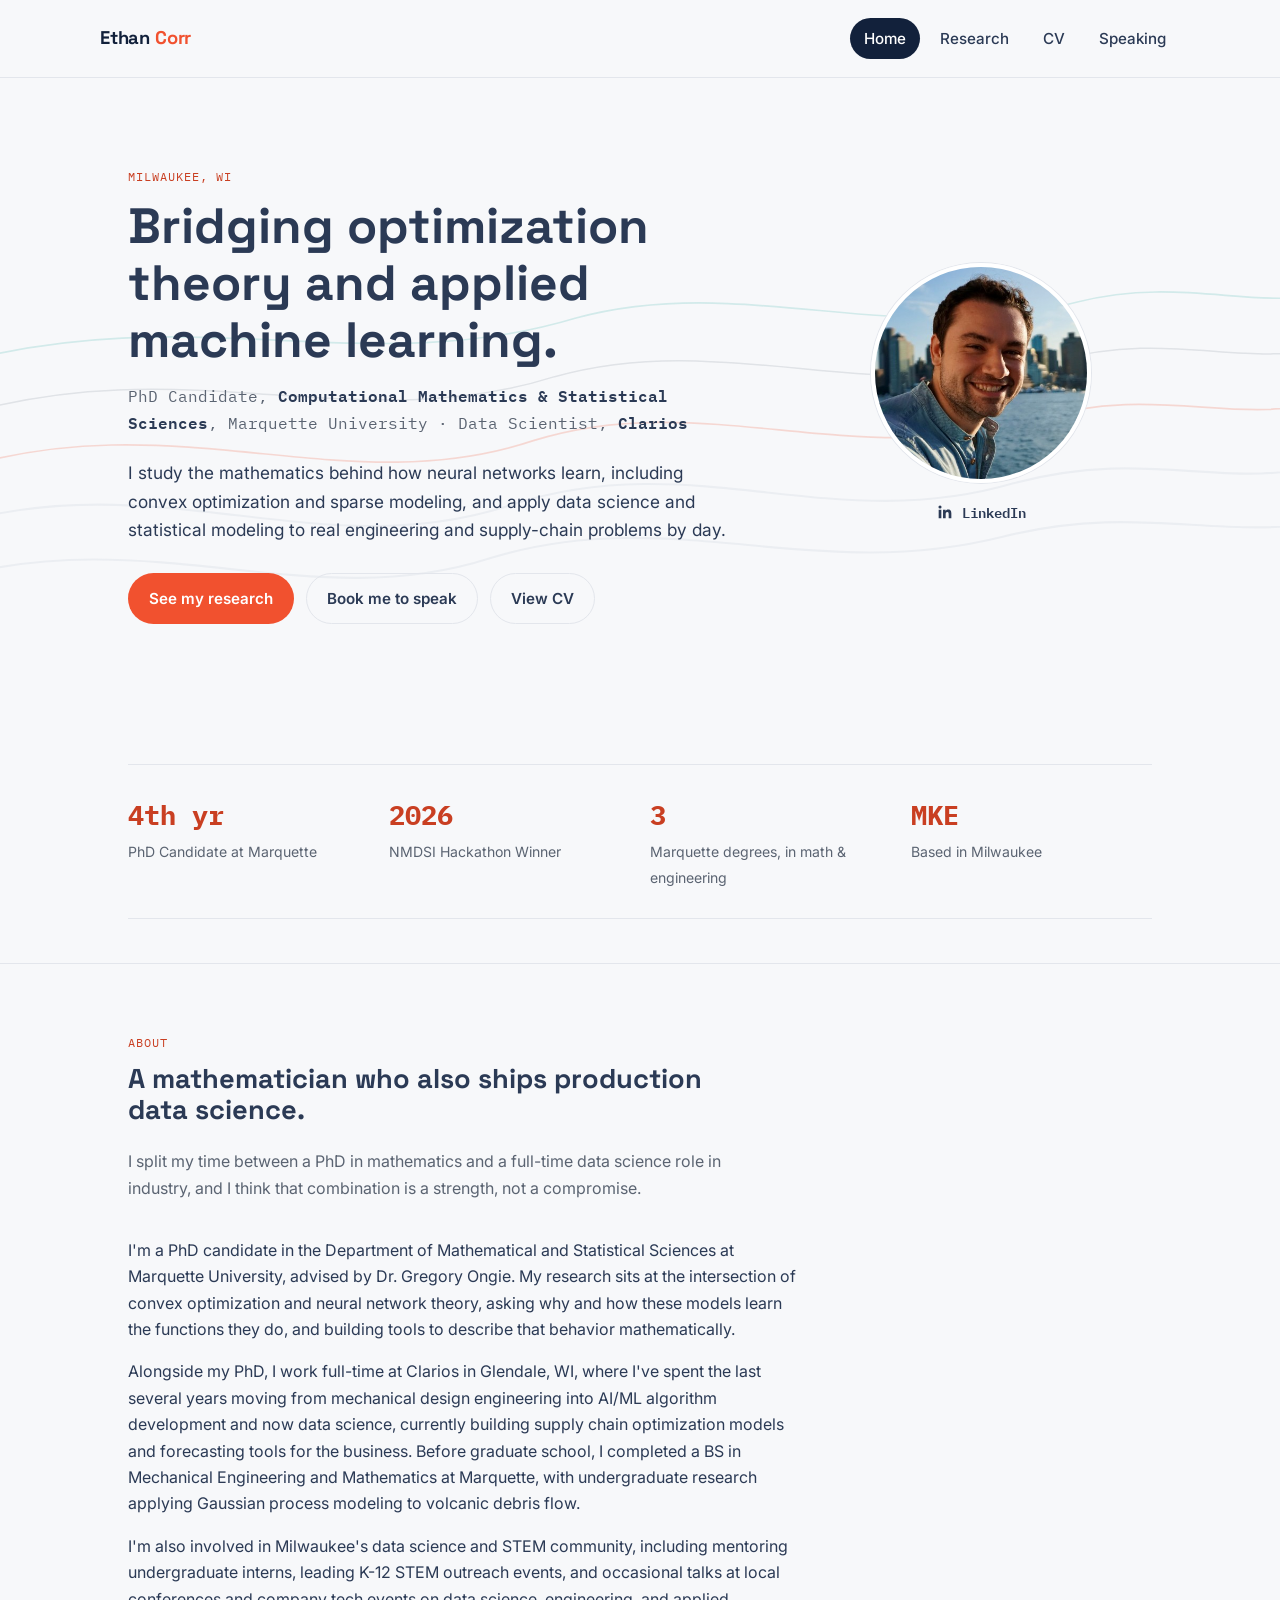
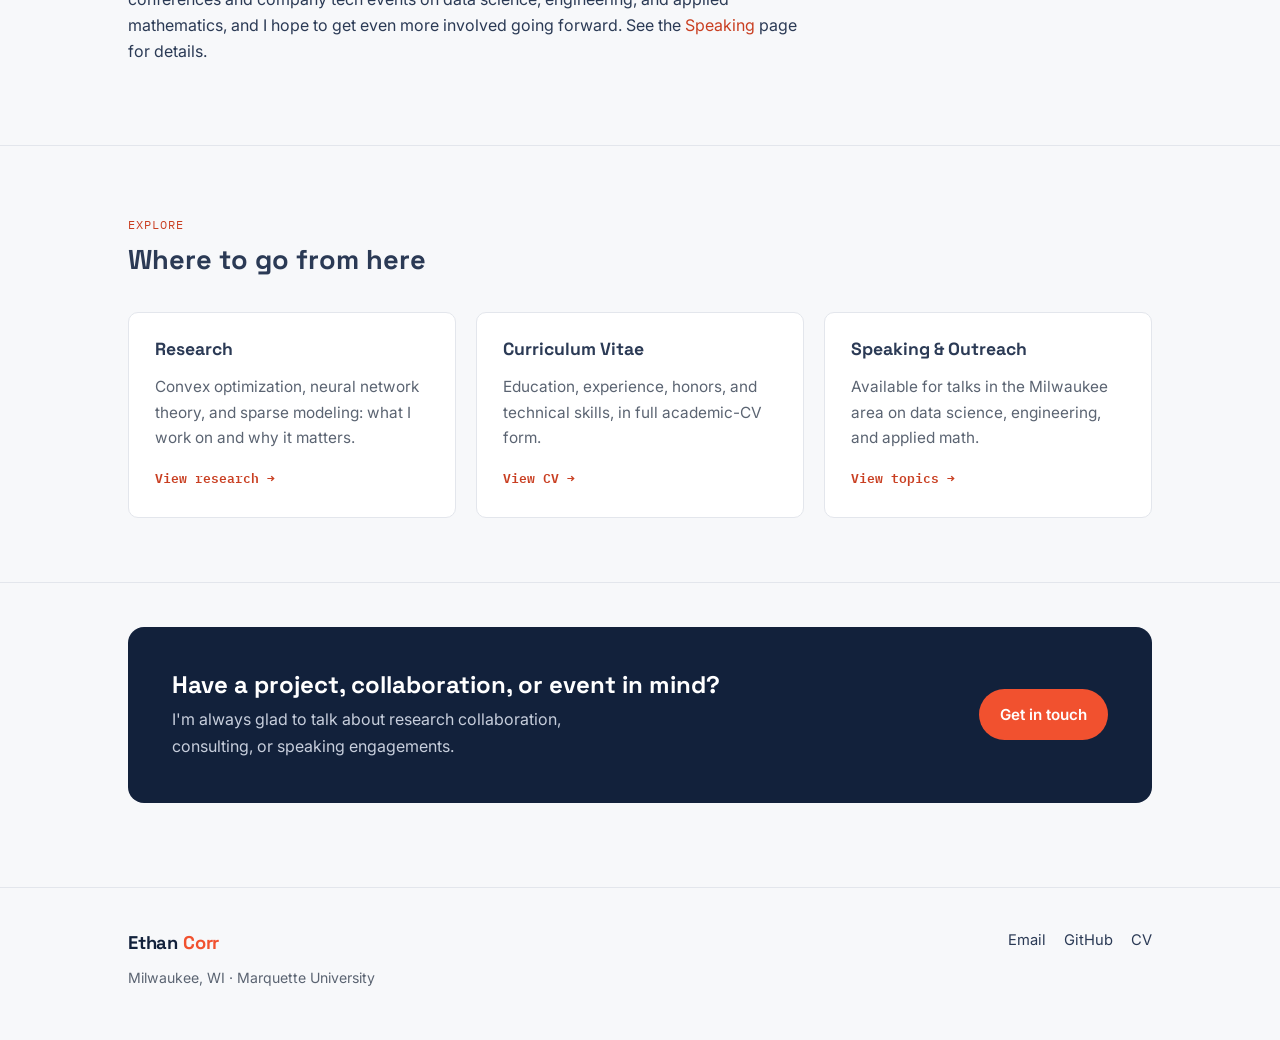
<file: index.html>
<!DOCTYPE html>
<html lang="en">
<head>
<meta charset="UTF-8">
<meta name="viewport" content="width=device-width, initial-scale=1.0">
<link rel="icon" type="image/png" sizes="32x32" href="images/favicon-32.png">
<link rel="icon" type="image/png" sizes="16x16" href="images/favicon-16.png">
<link rel="apple-touch-icon" sizes="180x180" href="images/apple-touch-icon.png">
<link rel="shortcut icon" href="images/favicon.ico">
<title>Ethan Corr | Mathematician & Data Scientist</title>
<meta name="description" content="Ethan Corr is a PhD candidate in Computational Mathematics &amp; Statistical Sciences at Marquette University and a Data Scientist at Clarios, working on convex optimization for neural networks.">
<link rel="preconnect" href="https://fonts.googleapis.com">
<link href="https://fonts.googleapis.com/css2?family=Space+Grotesk:wght@500;700&family=Inter:wght@400;500;600&family=IBM+Plex+Mono:wght@500;600&display=swap" rel="stylesheet">
<link rel="stylesheet" href="css/styles.css">
</head>
<body>

<header class="site-header">
  <nav class="nav wrap">
    <a href="index.html" class="wordmark">Ethan <span>Corr</span></a>
    <button class="nav-toggle" aria-label="Toggle navigation" aria-expanded="false">
      <svg width="20" height="20" viewBox="0 0 20 20" fill="none"><path d="M2 5h16M2 10h16M2 15h16" stroke="#12213B" stroke-width="1.6" stroke-linecap="round"/></svg>
    </button>
    <ul class="nav-links">
      <li><a href="index.html" aria-current="page">Home</a></li>
      <li><a href="research.html">Research</a></li>
      <li><a href="cv.html">CV</a></li>
      <li><a href="speaking.html">Speaking</a></li>
    </ul>
  </nav>
</header>

<section class="hero">
  <!-- SIGNATURE ELEMENT: abstract contour / optimization-landscape motif -->
  <svg class="contour-field" viewBox="0 0 1200 520" preserveAspectRatio="xMidYMid slice" aria-hidden="true">
    <path d="M-50,420 C150,360 300,460 480,400 C650,345 780,430 950,380 C1080,345 1150,390 1250,360" fill="none" stroke="#E3E6EC" stroke-width="2"/>
    <path d="M-50,370 C160,300 320,400 500,340 C660,290 800,370 970,320 C1090,285 1160,330 1250,300" fill="none" stroke="#F1512F" stroke-width="1.6" opacity="0.35"/>
    <path d="M-50,320 C170,250 330,340 520,280 C680,235 820,310 990,265 C1100,235 1170,275 1250,250" fill="none" stroke="#12213B" stroke-width="1.4" opacity="0.18"/>
    <path d="M-50,270 C180,205 340,285 540,225 C700,182 840,255 1010,210 C1110,185 1180,220 1250,200" fill="none" stroke="#17A398" stroke-width="1.6" opacity="0.3"/>
    <path d="M-50,470 C140,415 290,505 460,450 C630,398 760,475 940,430 C1070,398 1140,435 1250,415" fill="none" stroke="#E3E6EC" stroke-width="2"/>
  </svg>

  <div class="wrap hero-grid">
    <div>
      <span class="eyebrow">Milwaukee, WI</span>
      <h1>Bridging optimization theory and applied machine learning.</h1>
      <p class="role-line">PhD Candidate, <strong>Computational Mathematics &amp; Statistical Sciences</strong>, Marquette University · Data Scientist, <strong>Clarios</strong></p>
      <p class="lede">I study the mathematics behind how neural networks learn, including convex optimization and sparse modeling, and apply data science and statistical modeling to real engineering and supply-chain problems by day.</p>
      <div class="btn-row">
        <a class="btn btn-primary" href="research.html">See my research</a>
        <a class="btn btn-secondary" href="speaking.html">Book me to speak</a>
        <a class="btn btn-secondary" href="cv.html">View CV</a>
      </div>
    </div>
    <div class="hero-photo">
      <div class="headshot" style="background:none; padding:0;">
        <img src="images/headshot.jpg" alt="Ethan Corr" style="width:100%; height:100%; object-fit:cover; border-radius:50%;">
      </div>
      <a href="https://www.linkedin.com/in/ethan-corr/" target="_blank" rel="noopener" class="linkedin-link">
        <svg width="18" height="18" viewBox="0 0 24 24" fill="currentColor" aria-hidden="true"><path d="M20.45 20.45h-3.55v-5.57c0-1.33-.02-3.03-1.85-3.03-1.85 0-2.14 1.45-2.14 2.94v5.66H9.36V9h3.41v1.56h.05c.48-.9 1.64-1.85 3.38-1.85 3.6 0 4.27 2.37 4.27 5.45v6.29zM5.34 7.43a2.06 2.06 0 1 1 0-4.12 2.06 2.06 0 0 1 0 4.12zM7.12 20.45H3.56V9h3.56v11.45z"/></svg>
        LinkedIn
      </a>
    </div>
  </div>
</section>

<section class="block tight">
  <div class="wrap">
    <div class="stat-strip">
      <div class="stat"><span class="num">4th yr</span><span class="label">PhD Candidate at Marquette</span></div>
      <div class="stat"><span class="num">2026</span><span class="label">NMDSI Hackathon Winner</span></div>
      <div class="stat"><span class="num">3</span><span class="label">Marquette degrees, in math &amp; engineering</span></div>
      <div class="stat"><span class="num">MKE</span><span class="label">Based in Milwaukee</span></div>
    </div>
  </div>
</section>

<section class="block">
  <div class="wrap">
    <div class="section-head">
      <span class="eyebrow">About</span>
      <h2>A mathematician who also ships production data science.</h2>
      <p>I split my time between a PhD in mathematics and a full-time data science role in industry, and I think that combination is a strength, not a compromise.</p>
    </div>
    <p style="max-width: 68ch; color: var(--ink-soft);">
      I'm a PhD candidate in the Department of Mathematical and Statistical Sciences at Marquette University, advised by Dr. Gregory Ongie. My research sits at the intersection of convex optimization and neural network theory, asking why and how these models learn the functions they do, and building tools to describe that behavior mathematically.
    </p>
    <p style="max-width: 68ch; color: var(--ink-soft);">
      Alongside my PhD, I work full-time at Clarios in Glendale, WI, where I've spent the last several years moving from mechanical design engineering into AI/ML algorithm development and now data science, currently building supply chain optimization models and forecasting tools for the business. Before graduate school, I completed a BS in Mechanical Engineering and Mathematics at Marquette, with undergraduate research applying Gaussian process modeling to volcanic debris flow.
    </p>
    <p style="max-width: 68ch; color: var(--ink-soft);">
      I'm also involved in Milwaukee's data science and STEM community, including mentoring undergraduate interns, leading K-12 STEM outreach events, and occasional talks at local conferences and company tech events on data science, engineering, and applied mathematics, and I hope to get even more involved going forward. See the <a href="speaking.html">Speaking</a> page for details.
    </p>
  </div>
</section>

<section class="block">
  <div class="wrap">
    <div class="section-head">
      <span class="eyebrow">Explore</span>
      <h2>Where to go from here</h2>
    </div>
    <div class="card-grid">
      <div class="card">
        <h3>Research</h3>
        <p>Convex optimization, neural network theory, and sparse modeling: what I work on and why it matters.</p>
        <a class="card-link" href="research.html">View research &rarr;</a>
      </div>
      <div class="card">
        <h3>Curriculum Vitae</h3>
        <p>Education, experience, honors, and technical skills, in full academic-CV form.</p>
        <a class="card-link" href="cv.html">View CV &rarr;</a>
      </div>
      <div class="card">
        <h3>Speaking &amp; Outreach</h3>
        <p>Available for talks in the Milwaukee area on data science, engineering, and applied math.</p>
        <a class="card-link" href="speaking.html">View topics &rarr;</a>
      </div>
    </div>
  </div>
</section>

<section class="block tight">
  <div class="wrap">
    <div class="callout">
      <div>
        <h2>Have a project, collaboration, or event in mind?</h2>
        <p>I'm always glad to talk about research collaboration, consulting, or speaking engagements.</p>
      </div>
      <a class="btn btn-primary" href="mailto:ethan.corr@marquette.edu">Get in touch</a>
    </div>
  </div>
</section>

<footer class="site-footer">
  <div class="wrap footer-grid">
    <div>
      <a href="index.html" class="wordmark">Ethan <span>Corr</span></a>
      <div class="footer-meta">Milwaukee, WI &middot; Marquette University</div>
    </div>
    <div class="footer-links">
      <a href="mailto:ethan.corr@marquette.edu">Email</a>
      <a href="https://github.com/ethan-corr">GitHub</a>
      <a href="cv.html">CV</a>
    </div>
  </div>
</footer>

<script src="js/main.js"></script>
</body>
</html>
</file>
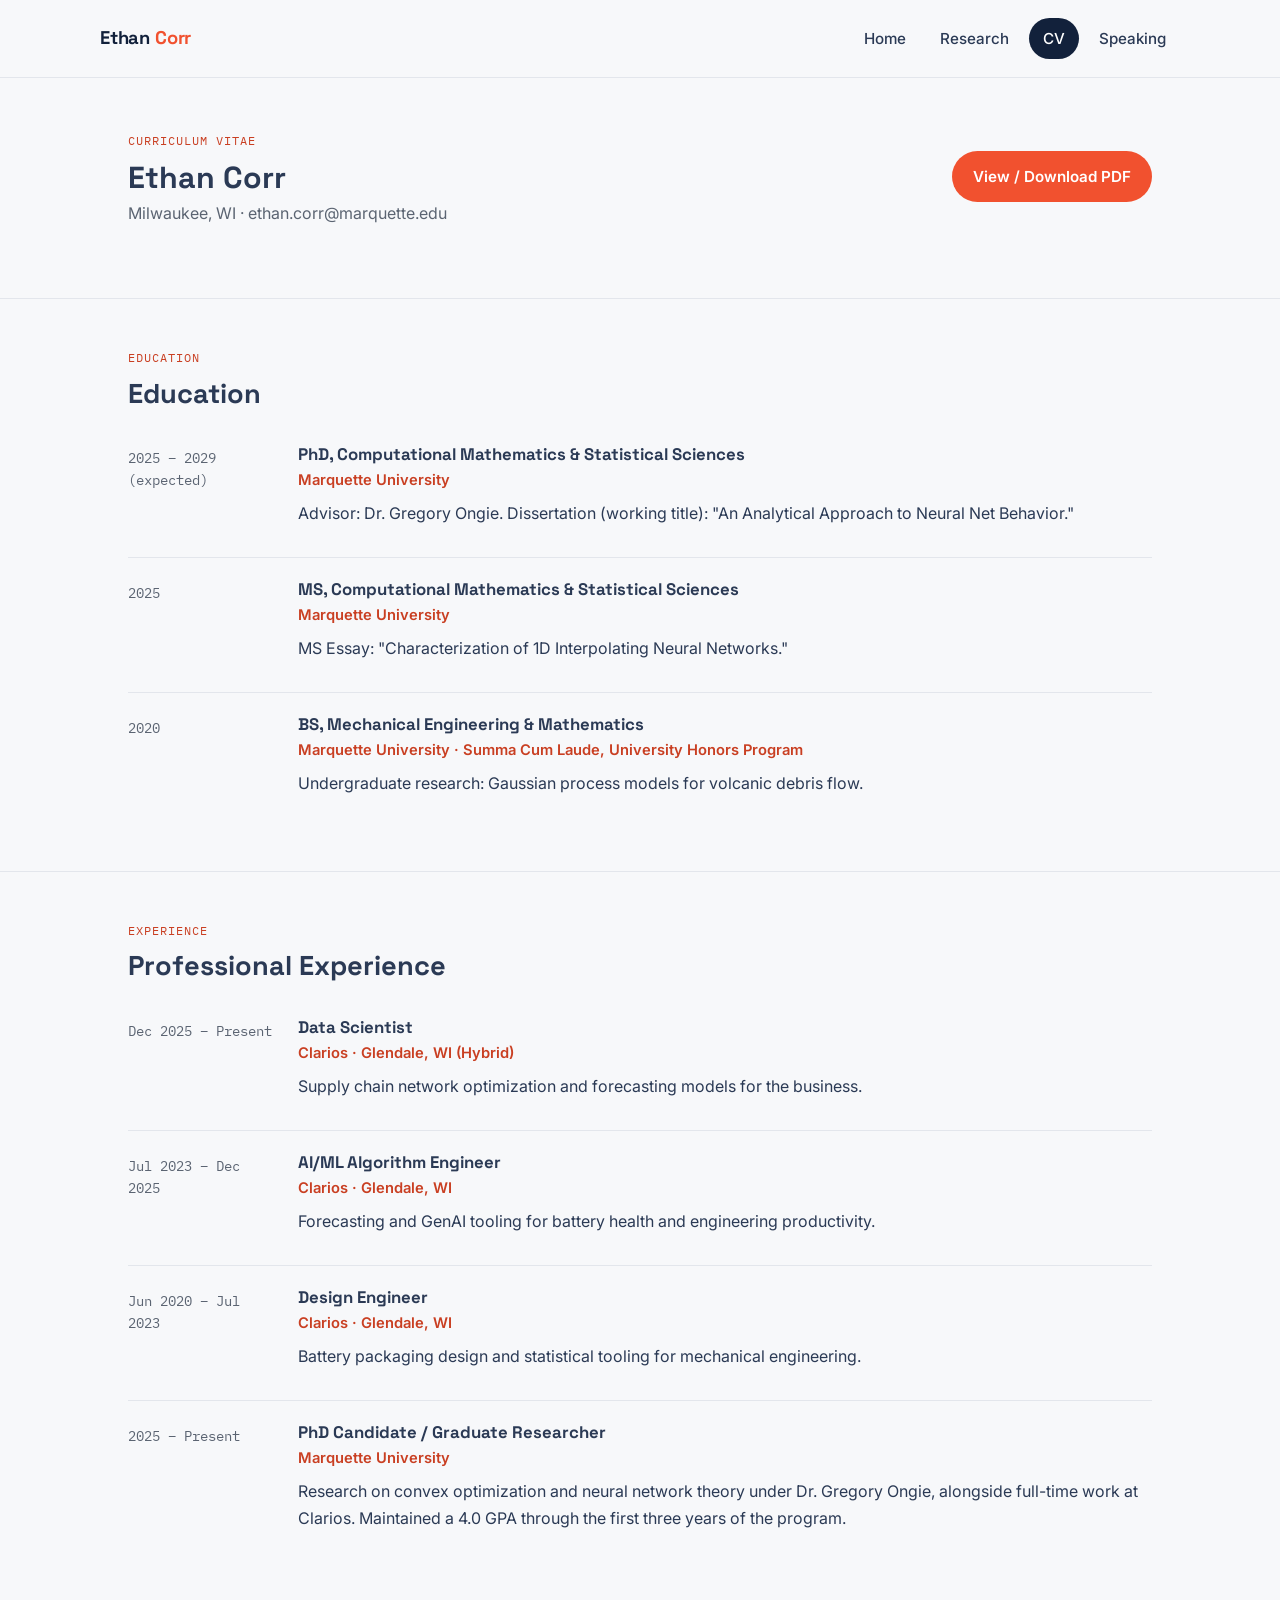
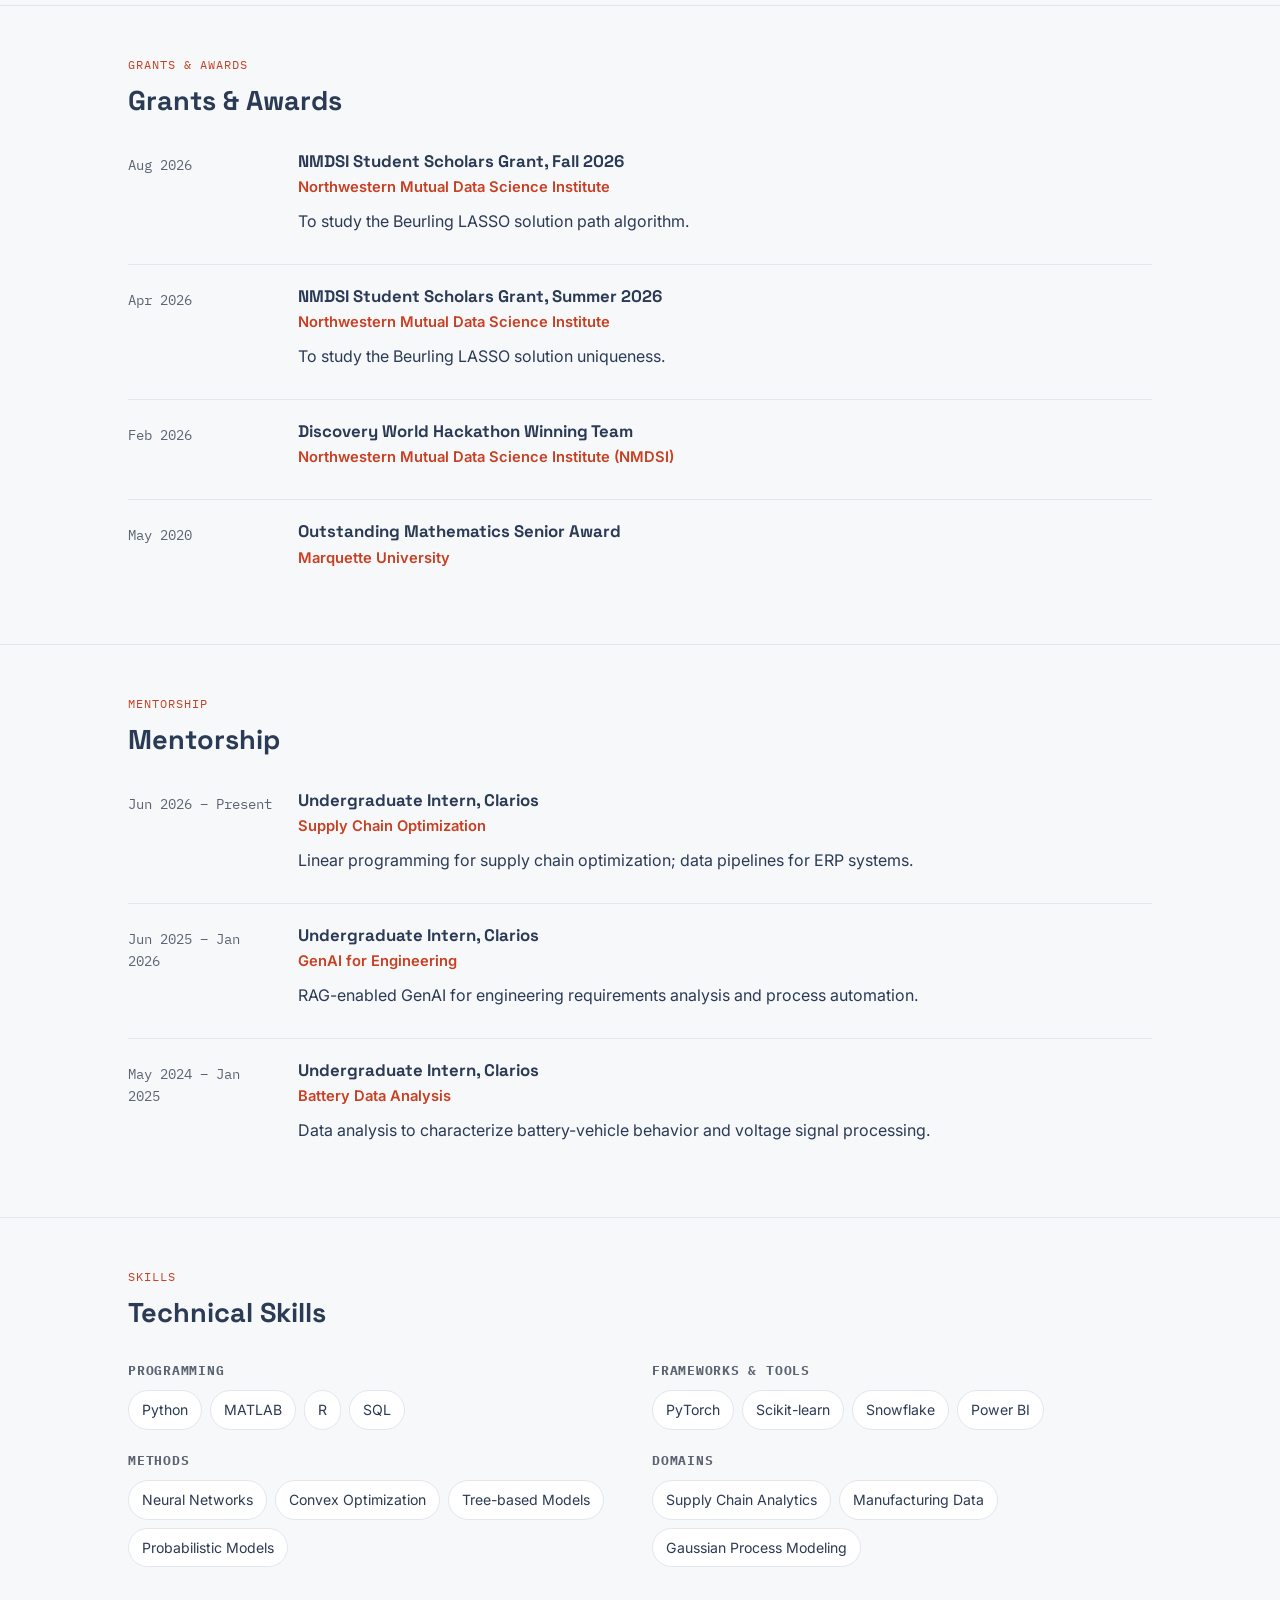
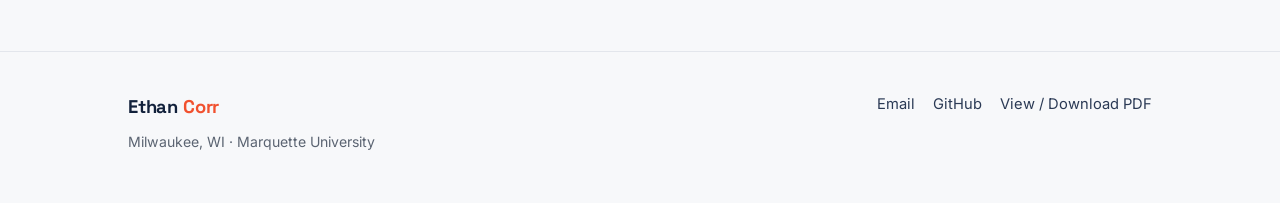
<file: cv.html>
<!DOCTYPE html>
<html lang="en">
<head>
<meta charset="UTF-8">
<meta name="viewport" content="width=device-width, initial-scale=1.0">
<link rel="icon" type="image/png" sizes="32x32" href="images/favicon-32.png">
<link rel="icon" type="image/png" sizes="16x16" href="images/favicon-16.png">
<link rel="apple-touch-icon" sizes="180x180" href="images/apple-touch-icon.png">
<link rel="shortcut icon" href="images/favicon.ico">
<title>CV | Ethan Corr</title>
<meta name="description" content="Curriculum vitae for Ethan Corr: education, experience, honors, and technical skills.">
<link rel="preconnect" href="https://fonts.googleapis.com">
<link href="https://fonts.googleapis.com/css2?family=Space+Grotesk:wght@500;700&family=Inter:wght@400;500;600&family=IBM+Plex+Mono:wght@500;600&display=swap" rel="stylesheet">
<link rel="stylesheet" href="css/styles.css">
</head>
<body>

<header class="site-header">
  <nav class="nav wrap">
    <a href="index.html" class="wordmark">Ethan <span>Corr</span></a>
    <button class="nav-toggle" aria-label="Toggle navigation" aria-expanded="false">
      <svg width="20" height="20" viewBox="0 0 20 20" fill="none"><path d="M2 5h16M2 10h16M2 15h16" stroke="#12213B" stroke-width="1.6" stroke-linecap="round"/></svg>
    </button>
    <ul class="nav-links">
      <li><a href="index.html">Home</a></li>
      <li><a href="research.html">Research</a></li>
      <li><a href="cv.html" aria-current="page">CV</a></li>
      <li><a href="speaking.html">Speaking</a></li>
    </ul>
  </nav>
</header>

<section class="block" style="padding-top:48px;">
  <div class="wrap">
    <div class="cv-toolbar">
      <div>
        <span class="eyebrow">Curriculum Vitae</span>
        <h1 style="font-size: 1.9rem; margin-bottom:4px;">Ethan Corr</h1>
        <p style="color: var(--muted); margin:0;">Milwaukee, WI &middot; ethan.corr@marquette.edu</p>
      </div>
      <a class="btn btn-primary" href="files/ethan-corr-cv.pdf" target="_blank" rel="noopener">View / Download PDF</a>
    </div>
  </div>
</section>

<section class="block tight">
  <div class="wrap">
    <div class="section-head">
      <span class="eyebrow">Education</span>
      <h2>Education</h2>
    </div>
    <ul class="item-list">
      <li>
        <div class="item-date">2025 – 2029 (expected)</div>
        <div class="item-body">
          <h3>PhD, Computational Mathematics &amp; Statistical Sciences</h3>
          <span class="item-org">Marquette University</span>
          <p>Advisor: Dr. Gregory Ongie. Dissertation (working title): "An Analytical Approach to Neural Net Behavior."</p>
        </div>
      </li>
      <li>
        <div class="item-date">2025</div>
        <div class="item-body">
          <h3>MS, Computational Mathematics &amp; Statistical Sciences</h3>
          <span class="item-org">Marquette University</span>
          <p>MS Essay: "Characterization of 1D Interpolating Neural Networks."</p>
        </div>
      </li>
      <li>
        <div class="item-date">2020</div>
        <div class="item-body">
          <h3>BS, Mechanical Engineering &amp; Mathematics</h3>
          <span class="item-org">Marquette University · Summa Cum Laude, University Honors Program</span>
          <p>Undergraduate research: Gaussian process models for volcanic debris flow.</p>
        </div>
      </li>
    </ul>
  </div>
</section>

<section class="block tight">
  <div class="wrap">
    <div class="section-head">
      <span class="eyebrow">Experience</span>
      <h2>Professional Experience</h2>
    </div>
    <ul class="item-list">
      <li>
        <div class="item-date">Dec 2025 – Present</div>
        <div class="item-body">
          <h3>Data Scientist</h3>
          <span class="item-org">Clarios · Glendale, WI (Hybrid)</span>
          <p>Supply chain network optimization and forecasting models for the business.</p>
        </div>
      </li>
      <li>
        <div class="item-date">Jul 2023 – Dec 2025</div>
        <div class="item-body">
          <h3>AI/ML Algorithm Engineer</h3>
          <span class="item-org">Clarios · Glendale, WI</span>
          <p>Forecasting and GenAI tooling for battery health and engineering productivity.</p>
        </div>
      </li>
      <li>
        <div class="item-date">Jun 2020 – Jul 2023</div>
        <div class="item-body">
          <h3>Design Engineer</h3>
          <span class="item-org">Clarios · Glendale, WI</span>
          <p>Battery packaging design and statistical tooling for mechanical engineering.</p>
        </div>
      </li>
      <li>
        <div class="item-date">2025 – Present</div>
        <div class="item-body">
          <h3>PhD Candidate / Graduate Researcher</h3>
          <span class="item-org">Marquette University</span>
          <p>Research on convex optimization and neural network theory under Dr. Gregory Ongie, alongside full-time work at Clarios. Maintained a 4.0 GPA through the first three years of the program.</p>
        </div>
      </li>
    </ul>
  </div>
</section>

<section class="block tight">
  <div class="wrap">
    <div class="section-head">
      <span class="eyebrow">Grants &amp; Awards</span>
      <h2>Grants &amp; Awards</h2>
    </div>
    <ul class="item-list">
      <li>
        <div class="item-date">Aug 2026</div>
        <div class="item-body">
          <h3>NMDSI Student Scholars Grant, Fall 2026</h3>
          <span class="item-org">Northwestern Mutual Data Science Institute</span>
          <p>To study the Beurling LASSO solution path algorithm.</p>
        </div>
      </li>
      <li>
        <div class="item-date">Apr 2026</div>
        <div class="item-body">
          <h3>NMDSI Student Scholars Grant, Summer 2026</h3>
          <span class="item-org">Northwestern Mutual Data Science Institute</span>
          <p>To study the Beurling LASSO solution uniqueness.</p>
        </div>
      </li>
      <li>
        <div class="item-date">Feb 2026</div>
        <div class="item-body">
          <h3>Discovery World Hackathon Winning Team</h3>
          <span class="item-org">Northwestern Mutual Data Science Institute (NMDSI)</span>
        </div>
      </li>
      <li>
        <div class="item-date">May 2020</div>
        <div class="item-body">
          <h3>Outstanding Mathematics Senior Award</h3>
          <span class="item-org">Marquette University</span>
        </div>
      </li>
    </ul>
  </div>
</section>

<section class="block tight">
  <div class="wrap">
    <div class="section-head">
      <span class="eyebrow">Mentorship</span>
      <h2>Mentorship</h2>
    </div>
    <ul class="item-list">
      <li>
        <div class="item-date">Jun 2026 – Present</div>
        <div class="item-body">
          <h3>Undergraduate Intern, Clarios</h3>
          <span class="item-org">Supply Chain Optimization</span>
          <p>Linear programming for supply chain optimization; data pipelines for ERP systems.</p>
        </div>
      </li>
      <li>
        <div class="item-date">Jun 2025 – Jan 2026</div>
        <div class="item-body">
          <h3>Undergraduate Intern, Clarios</h3>
          <span class="item-org">GenAI for Engineering</span>
          <p>RAG-enabled GenAI for engineering requirements analysis and process automation.</p>
        </div>
      </li>
      <li>
        <div class="item-date">May 2024 – Jan 2025</div>
        <div class="item-body">
          <h3>Undergraduate Intern, Clarios</h3>
          <span class="item-org">Battery Data Analysis</span>
          <p>Data analysis to characterize battery-vehicle behavior and voltage signal processing.</p>
        </div>
      </li>
    </ul>
  </div>
</section>

<section class="block tight">
  <div class="wrap">
    <div class="section-head">
      <span class="eyebrow">Skills</span>
      <h2>Technical Skills</h2>
    </div>
    <div class="skill-grid">
      <div class="skill-group">
        <h4>Programming</h4>
        <div class="pill-row">
          <span class="pill">Python</span><span class="pill">MATLAB</span><span class="pill">R</span><span class="pill">SQL</span>
        </div>
      </div>
      <div class="skill-group">
        <h4>Frameworks &amp; Tools</h4>
        <div class="pill-row">
          <span class="pill">PyTorch</span><span class="pill">Scikit-learn</span><span class="pill">Snowflake</span><span class="pill">Power BI</span>
        </div>
      </div>
      <div class="skill-group">
        <h4>Methods</h4>
        <div class="pill-row">
          <span class="pill">Neural Networks</span><span class="pill">Convex Optimization</span><span class="pill">Tree-based Models</span><span class="pill">Probabilistic Models</span>
        </div>
      </div>
      <div class="skill-group">
        <h4>Domains</h4>
        <div class="pill-row">
          <span class="pill">Supply Chain Analytics</span><span class="pill">Manufacturing Data</span><span class="pill">Gaussian Process Modeling</span>
        </div>
      </div>
    </div>
  </div>
</section>

<footer class="site-footer">
  <div class="wrap footer-grid">
    <div>
      <a href="index.html" class="wordmark">Ethan <span>Corr</span></a>
      <div class="footer-meta">Milwaukee, WI &middot; Marquette University</div>
    </div>
    <div class="footer-links">
      <a href="mailto:ethan.corr@marquette.edu">Email</a>
      <a href="https://github.com/ethan-corr">GitHub</a>
      <a href="files/ethan-corr-cv.pdf" target="_blank" rel="noopener">View / Download PDF</a>
    </div>
  </div>
</footer>

<script src="js/main.js"></script>
</body>
</html>
</file>
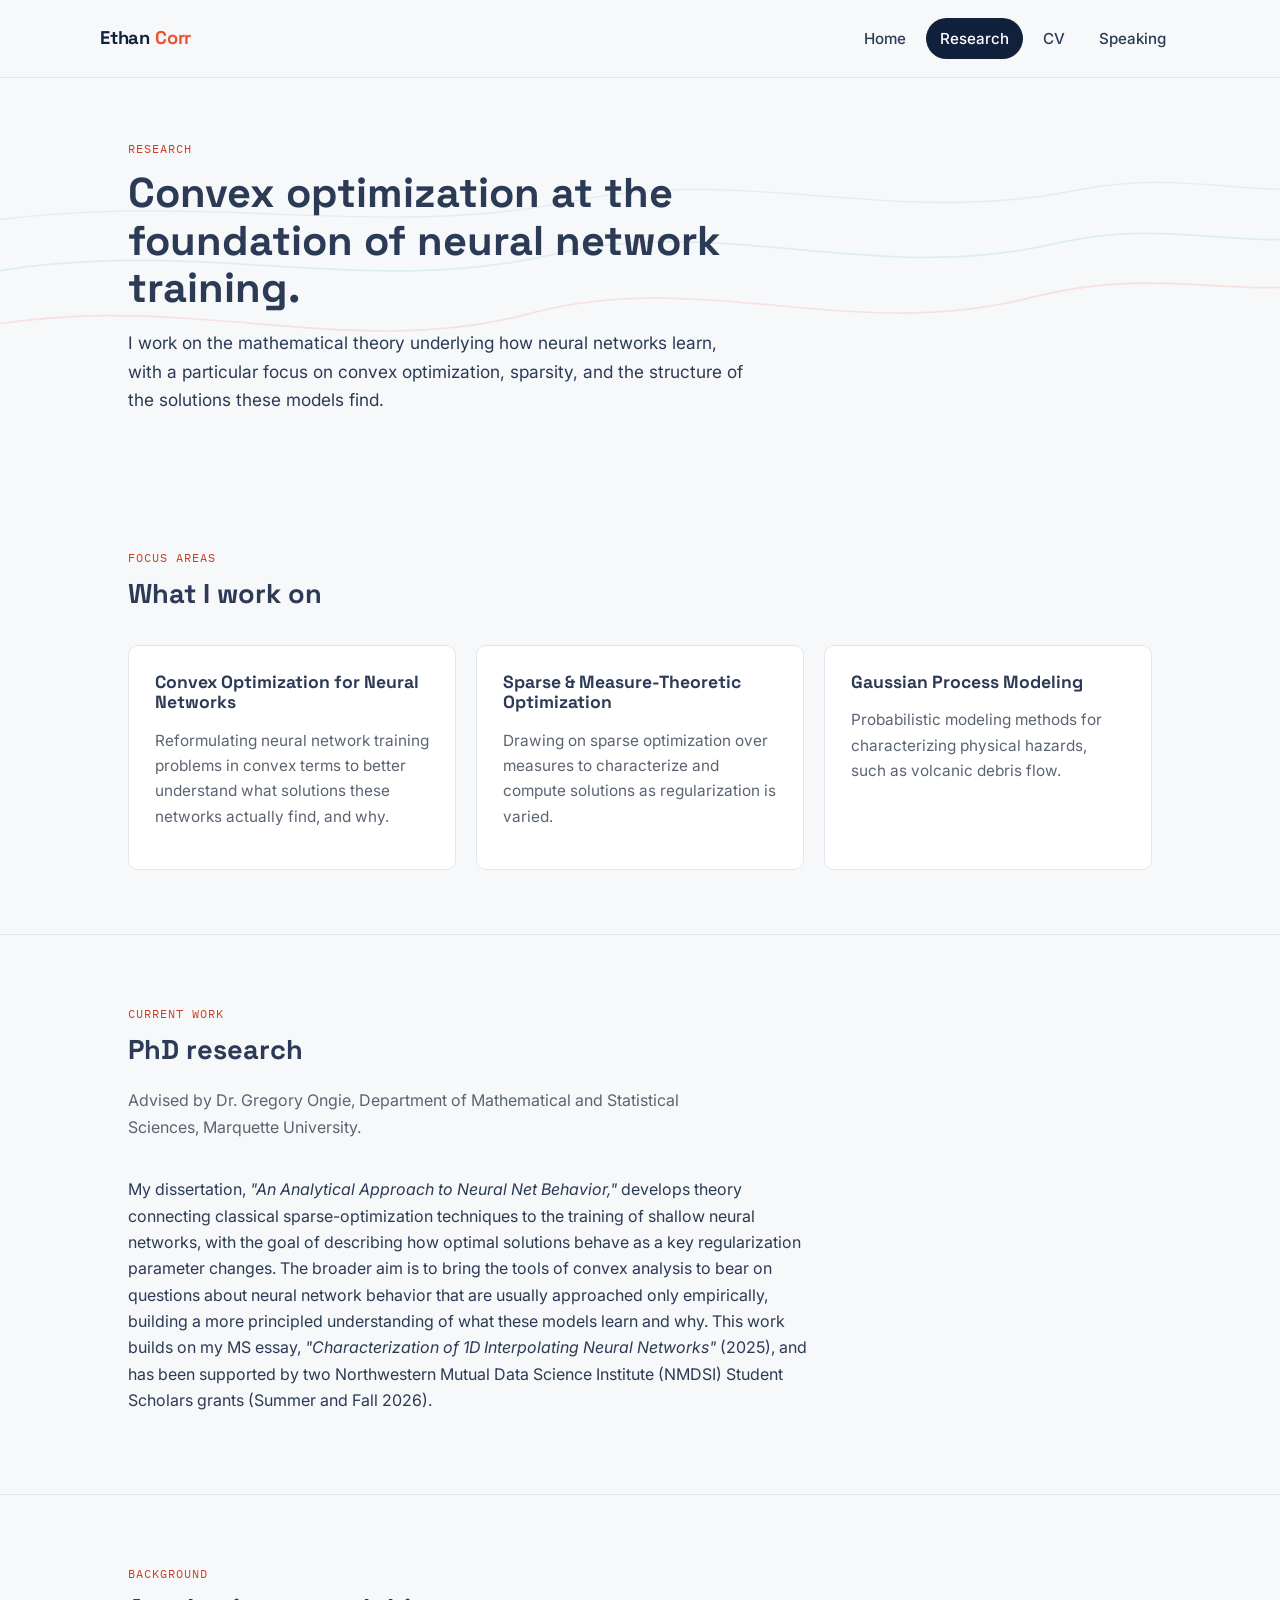
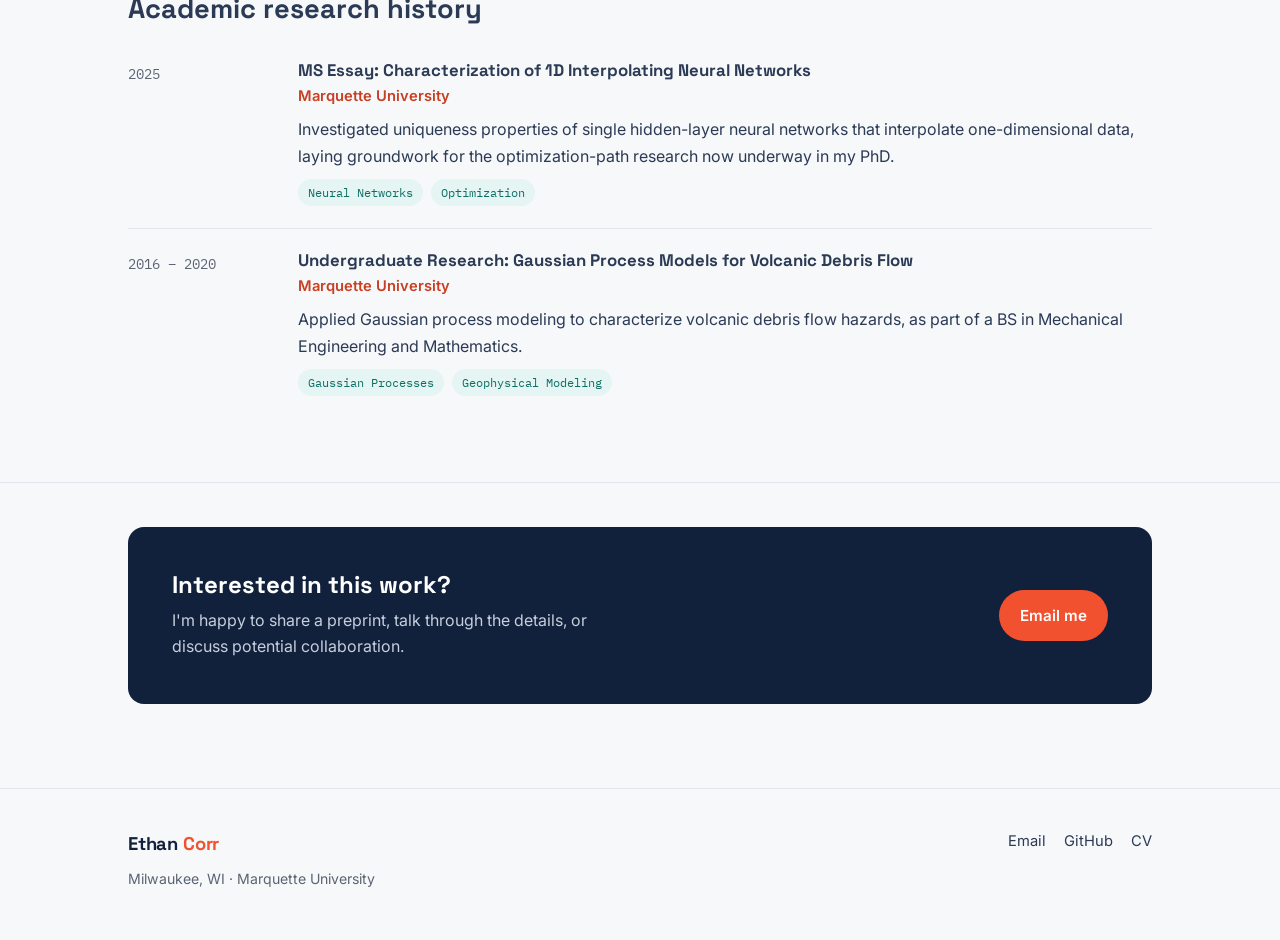
<file: research.html>
<!DOCTYPE html>
<html lang="en">
<head>
<meta charset="UTF-8">
<meta name="viewport" content="width=device-width, initial-scale=1.0">
<link rel="icon" type="image/png" sizes="32x32" href="images/favicon-32.png">
<link rel="icon" type="image/png" sizes="16x16" href="images/favicon-16.png">
<link rel="apple-touch-icon" sizes="180x180" href="images/apple-touch-icon.png">
<link rel="shortcut icon" href="images/favicon.ico">
<title>Research | Ethan Corr</title>
<meta name="description" content="Research overview: convex optimization, neural network theory, and sparse modeling, by Ethan Corr, PhD candidate at Marquette University.">
<link rel="preconnect" href="https://fonts.googleapis.com">
<link href="https://fonts.googleapis.com/css2?family=Space+Grotesk:wght@500;700&family=Inter:wght@400;500;600&family=IBM+Plex+Mono:wght@500;600&display=swap" rel="stylesheet">
<link rel="stylesheet" href="css/styles.css">
</head>
<body>

<header class="site-header">
  <nav class="nav wrap">
    <a href="index.html" class="wordmark">Ethan <span>Corr</span></a>
    <button class="nav-toggle" aria-label="Toggle navigation" aria-expanded="false">
      <svg width="20" height="20" viewBox="0 0 20 20" fill="none"><path d="M2 5h16M2 10h16M2 15h16" stroke="#12213B" stroke-width="1.6" stroke-linecap="round"/></svg>
    </button>
    <ul class="nav-links">
      <li><a href="index.html">Home</a></li>
      <li><a href="research.html" aria-current="page">Research</a></li>
      <li><a href="cv.html">CV</a></li>
      <li><a href="speaking.html">Speaking</a></li>
    </ul>
  </nav>
</header>

<section class="hero" style="padding: 56px 0 64px;">
  <svg class="contour-field" viewBox="0 0 1200 300" preserveAspectRatio="xMidYMid slice" aria-hidden="true" style="opacity:0.4;">
    <path d="M-50,240 C160,190 320,270 500,220 C660,178 800,250 970,205 C1090,175 1160,210 1250,190" fill="none" stroke="#F1512F" stroke-width="1.6" opacity="0.35"/>
    <path d="M-50,190 C170,140 330,210 520,165 C680,128 820,195 990,155 C1100,130 1170,165 1250,145" fill="none" stroke="#17A398" stroke-width="1.6" opacity="0.3"/>
    <path d="M-50,140 C180,100 340,155 540,115 C700,82 840,140 1010,105 C1110,85 1180,115 1250,100" fill="none" stroke="#12213B" stroke-width="1.3" opacity="0.16"/>
  </svg>
  <div class="wrap" style="position:relative; z-index:1;">
    <span class="eyebrow">Research</span>
    <h1 style="font-size: clamp(1.8rem, 3.4vw, 2.6rem); max-width: 26ch;">Convex optimization at the foundation of neural network training.</h1>
    <p class="lede" style="margin-bottom:0;">I work on the mathematical theory underlying how neural networks learn, with a particular focus on convex optimization, sparsity, and the structure of the solutions these models find.</p>
  </div>
</section>

<section class="block">
  <div class="wrap">
    <div class="section-head">
      <span class="eyebrow">Focus areas</span>
      <h2>What I work on</h2>
    </div>
    <div class="card-grid">
      <div class="card">
        <h3>Convex Optimization for Neural Networks</h3>
        <p>Reformulating neural network training problems in convex terms to better understand what solutions these networks actually find, and why.</p>
      </div>
      <div class="card">
        <h3>Sparse &amp; Measure-Theoretic Optimization</h3>
        <p>Drawing on sparse optimization over measures to characterize and compute solutions as regularization is varied.</p>
      </div>
      <div class="card">
        <h3>Gaussian Process Modeling</h3>
        <p>Probabilistic modeling methods for characterizing physical hazards, such as volcanic debris flow.</p>
      </div>
    </div>
  </div>
</section>

<section class="block">
  <div class="wrap">
    <div class="section-head">
      <span class="eyebrow">Current work</span>
      <h2>PhD research</h2>
      <p>Advised by Dr. Gregory Ongie, Department of Mathematical and Statistical Sciences, Marquette University.</p>
    </div>
    <p style="max-width: 68ch; color: var(--ink-soft);">
      My dissertation, <em>"An Analytical Approach to Neural Net Behavior,"</em> develops theory connecting classical sparse-optimization techniques to the training of shallow neural networks, with the goal of describing how optimal solutions behave as a key regularization parameter changes. The broader aim is to bring the tools of convex analysis to bear on questions about neural network behavior that are usually approached only empirically, building a more principled understanding of what these models learn and why. This work builds on my MS essay, <em>"Characterization of 1D Interpolating Neural Networks"</em> (2025), and has been supported by two Northwestern Mutual Data Science Institute (NMDSI) Student Scholars grants (Summer and Fall 2026).
    </p>
  </div>
</section>

<section class="block">
  <div class="wrap">
    <div class="section-head">
      <span class="eyebrow">Background</span>
      <h2>Academic research history</h2>
    </div>
    <ul class="item-list">
      <li>
        <div class="item-date">2025</div>
        <div class="item-body">
          <h3>MS Essay: Characterization of 1D Interpolating Neural Networks</h3>
          <span class="item-org">Marquette University</span>
          <p>Investigated uniqueness properties of single hidden-layer neural networks that interpolate one-dimensional data, laying groundwork for the optimization-path research now underway in my PhD.</p>
          <div class="tags"><span class="tag">Neural Networks</span><span class="tag">Optimization</span></div>
        </div>
      </li>
      <li>
        <div class="item-date">2016 – 2020</div>
        <div class="item-body">
          <h3>Undergraduate Research: Gaussian Process Models for Volcanic Debris Flow</h3>
          <span class="item-org">Marquette University</span>
          <p>Applied Gaussian process modeling to characterize volcanic debris flow hazards, as part of a BS in Mechanical Engineering and Mathematics.</p>
          <div class="tags"><span class="tag">Gaussian Processes</span><span class="tag">Geophysical Modeling</span></div>
        </div>
      </li>
    </ul>
  </div>
</section>

<section class="block tight">
  <div class="wrap">
    <div class="callout">
      <div>
        <h2>Interested in this work?</h2>
        <p>I'm happy to share a preprint, talk through the details, or discuss potential collaboration.</p>
      </div>
      <a class="btn btn-primary" href="mailto:ethan.corr@marquette.edu">Email me</a>
    </div>
  </div>
</section>

<footer class="site-footer">
  <div class="wrap footer-grid">
    <div>
      <a href="index.html" class="wordmark">Ethan <span>Corr</span></a>
      <div class="footer-meta">Milwaukee, WI &middot; Marquette University</div>
    </div>
    <div class="footer-links">
      <a href="mailto:ethan.corr@marquette.edu">Email</a>
      <a href="https://github.com/ethan-corr">GitHub</a>
      <a href="cv.html">CV</a>
    </div>
  </div>
</footer>

<script src="js/main.js"></script>
</body>
</html>
</file>
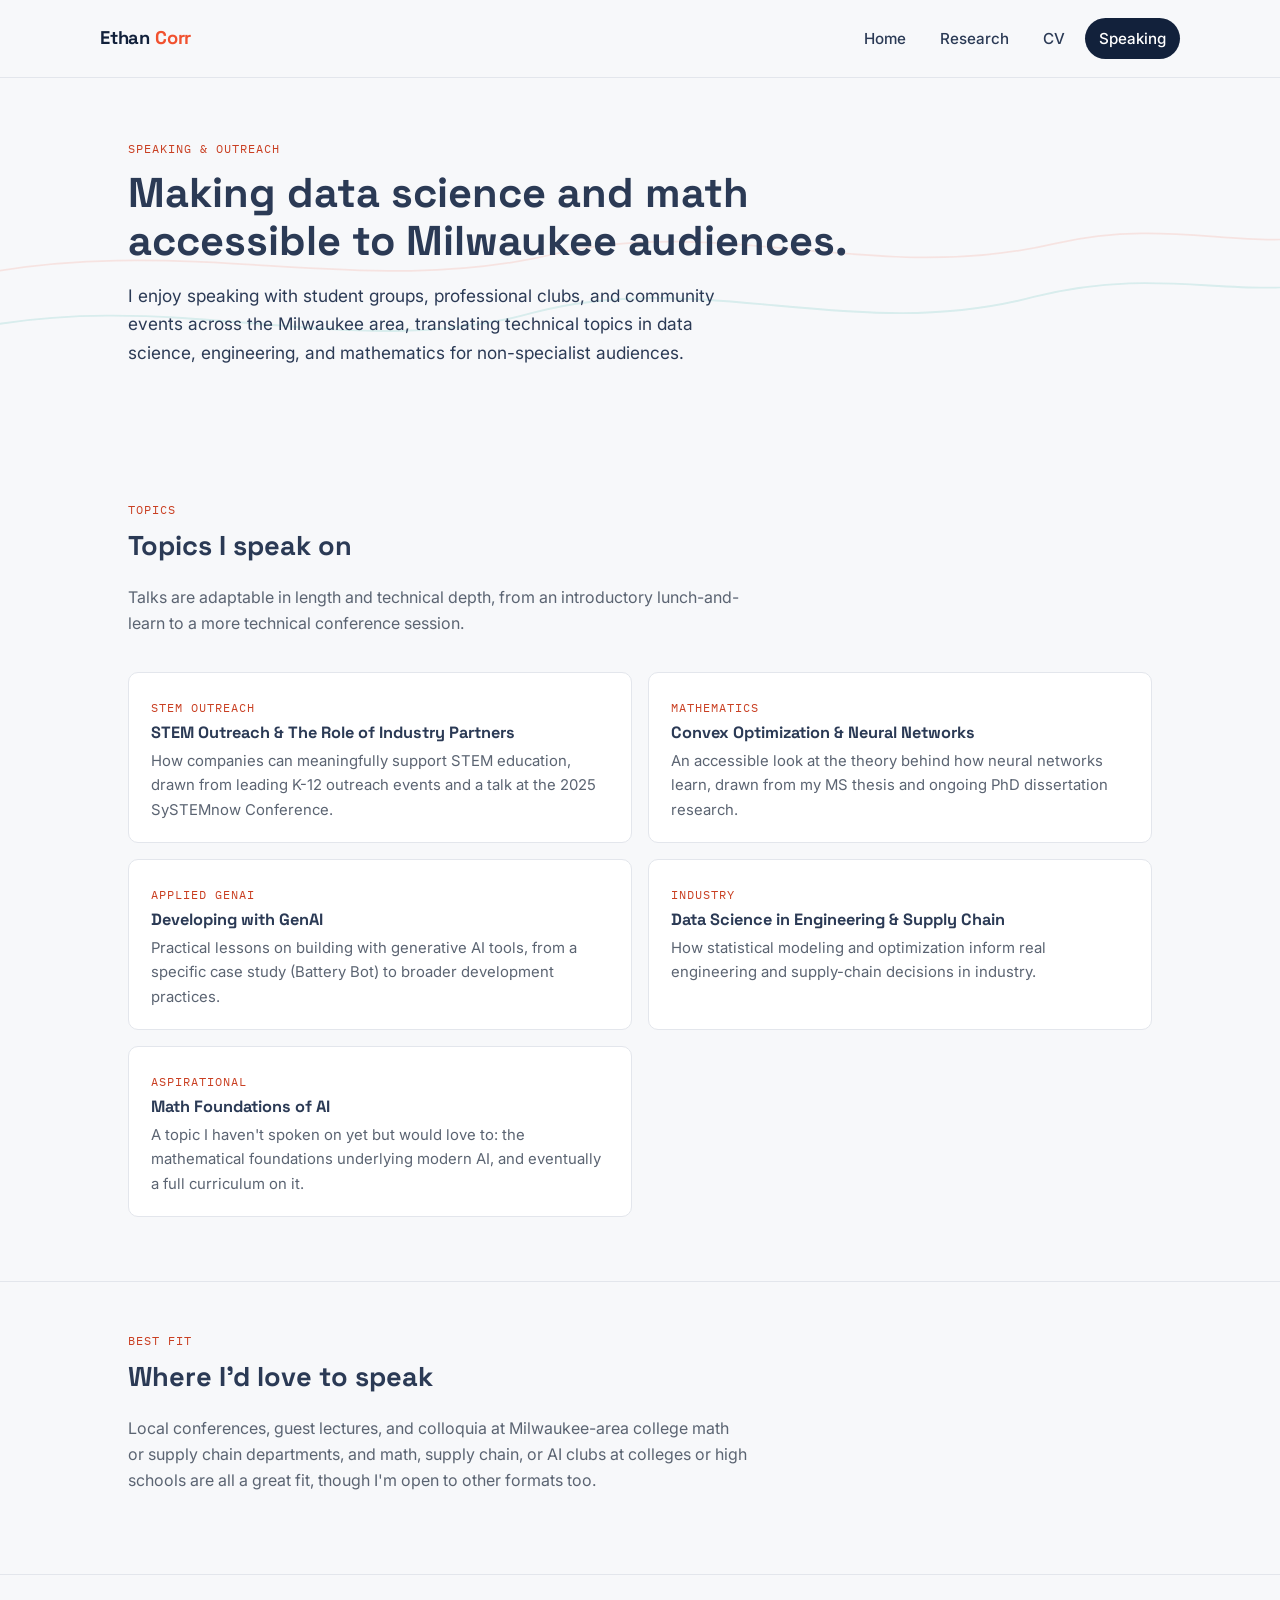
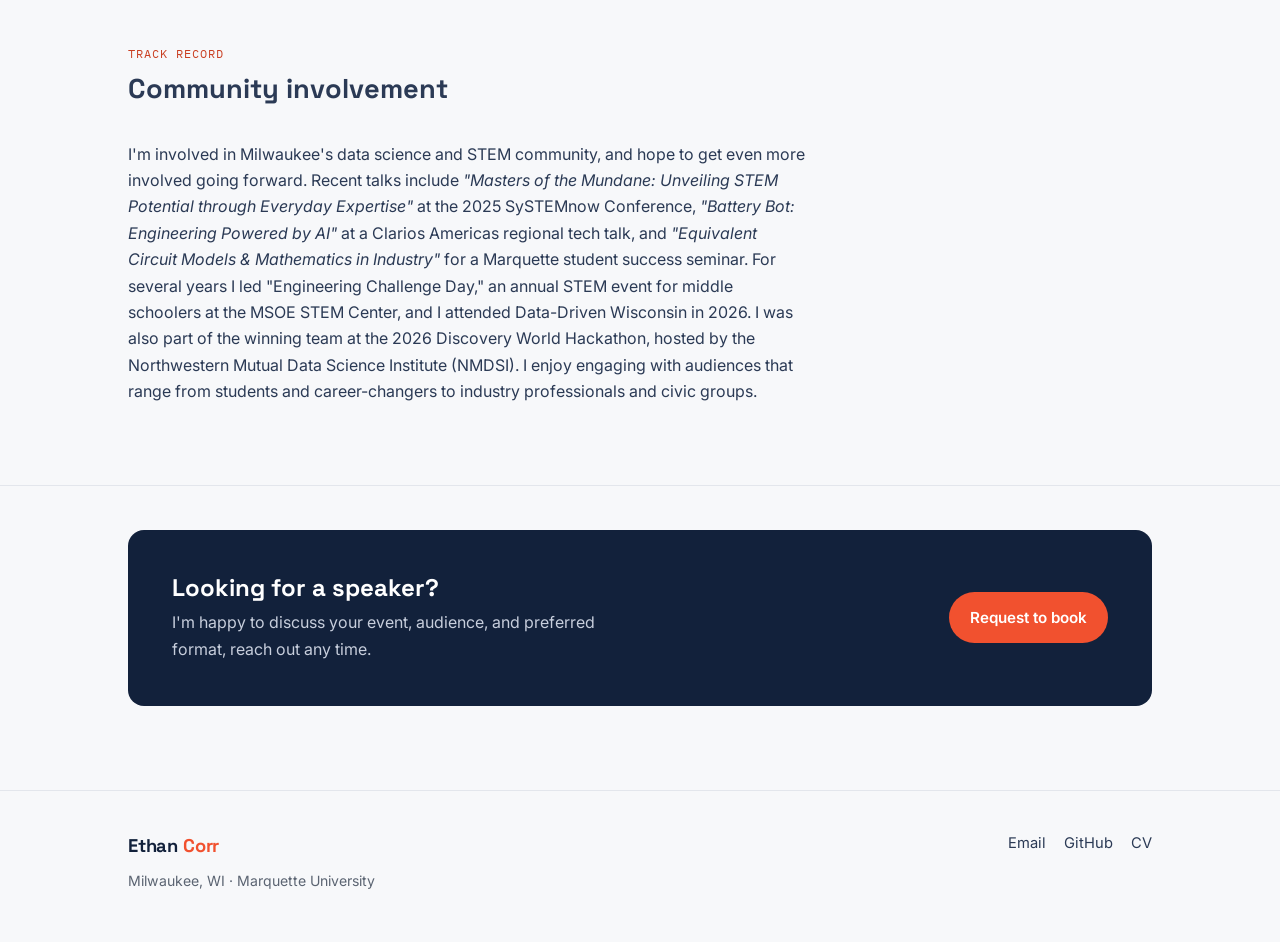
<file: speaking.html>
<!DOCTYPE html>
<html lang="en">
<head>
<meta charset="UTF-8">
<meta name="viewport" content="width=device-width, initial-scale=1.0">
<link rel="icon" type="image/png" sizes="32x32" href="images/favicon-32.png">
<link rel="icon" type="image/png" sizes="16x16" href="images/favicon-16.png">
<link rel="apple-touch-icon" sizes="180x180" href="images/apple-touch-icon.png">
<link rel="shortcut icon" href="images/favicon.ico">
<title>Speaking | Ethan Corr</title>
<meta name="description" content="Ethan Corr is available to speak in the Milwaukee area on data science, engineering, and applied mathematics topics.">
<link rel="preconnect" href="https://fonts.googleapis.com">
<link href="https://fonts.googleapis.com/css2?family=Space+Grotesk:wght@500;700&family=Inter:wght@400;500;600&family=IBM+Plex+Mono:wght@500;600&display=swap" rel="stylesheet">
<link rel="stylesheet" href="css/styles.css">
</head>
<body>

<header class="site-header">
  <nav class="nav wrap">
    <a href="index.html" class="wordmark">Ethan <span>Corr</span></a>
    <button class="nav-toggle" aria-label="Toggle navigation" aria-expanded="false">
      <svg width="20" height="20" viewBox="0 0 20 20" fill="none"><path d="M2 5h16M2 10h16M2 15h16" stroke="#12213B" stroke-width="1.6" stroke-linecap="round"/></svg>
    </button>
    <ul class="nav-links">
      <li><a href="index.html">Home</a></li>
      <li><a href="research.html">Research</a></li>
      <li><a href="cv.html">CV</a></li>
      <li><a href="speaking.html" aria-current="page">Speaking</a></li>
    </ul>
  </nav>
</header>

<section class="hero" style="padding: 56px 0 64px;">
  <svg class="contour-field" viewBox="0 0 1200 300" preserveAspectRatio="xMidYMid slice" aria-hidden="true" style="opacity:0.4;">
    <path d="M-50,240 C160,190 320,270 500,220 C660,178 800,250 970,205 C1090,175 1160,210 1250,190" fill="none" stroke="#17A398" stroke-width="1.8" opacity="0.35"/>
    <path d="M-50,190 C170,140 330,210 520,165 C680,128 820,195 990,155 C1100,130 1170,165 1250,145" fill="none" stroke="#F1512F" stroke-width="1.6" opacity="0.3"/>
  </svg>
  <div class="wrap" style="position:relative; z-index:1;">
    <span class="eyebrow">Speaking &amp; Outreach</span>
    <h1 style="font-size: clamp(1.8rem, 3.4vw, 2.6rem); max-width: 28ch;">Making data science and math accessible to Milwaukee audiences.</h1>
    <p class="lede" style="margin-bottom:0;">I enjoy speaking with student groups, professional clubs, and community events across the Milwaukee area, translating technical topics in data science, engineering, and mathematics for non-specialist audiences.</p>
  </div>
</section>

<section class="block">
  <div class="wrap">
    <div class="section-head">
      <span class="eyebrow">Topics</span>
      <h2>Topics I speak on</h2>
      <p>Talks are adaptable in length and technical depth, from an introductory lunch-and-learn to a more technical conference session.</p>
    </div>
    <div class="topic-list">
      <div class="topic">
        <span class="eyebrow">STEM Outreach</span>
        <h3>STEM Outreach &amp; The Role of Industry Partners</h3>
        <p>How companies can meaningfully support STEM education, drawn from leading K-12 outreach events and a talk at the 2025 SySTEMnow Conference.</p>
      </div>
      <div class="topic">
        <span class="eyebrow">Mathematics</span>
        <h3>Convex Optimization &amp; Neural Networks</h3>
        <p>An accessible look at the theory behind how neural networks learn, drawn from my MS thesis and ongoing PhD dissertation research.</p>
      </div>
      <div class="topic">
        <span class="eyebrow">Applied GenAI</span>
        <h3>Developing with GenAI</h3>
        <p>Practical lessons on building with generative AI tools, from a specific case study (Battery Bot) to broader development practices.</p>
      </div>
      <div class="topic">
        <span class="eyebrow">Industry</span>
        <h3>Data Science in Engineering &amp; Supply Chain</h3>
        <p>How statistical modeling and optimization inform real engineering and supply-chain decisions in industry.</p>
      </div>
      <div class="topic">
        <span class="eyebrow">Aspirational</span>
        <h3>Math Foundations of AI</h3>
        <p>A topic I haven't spoken on yet but would love to: the mathematical foundations underlying modern AI, and eventually a full curriculum on it.</p>
      </div>
    </div>
  </div>
</section>

<section class="block tight">
  <div class="wrap">
    <div class="section-head">
      <span class="eyebrow">Best fit</span>
      <h2>Where I'd love to speak</h2>
      <p>Local conferences, guest lectures, and colloquia at Milwaukee-area college math or supply chain departments, and math, supply chain, or AI clubs at colleges or high schools are all a great fit, though I'm open to other formats too.</p>
    </div>
  </div>
</section>

<section class="block">
  <div class="wrap">
    <div class="section-head">
      <span class="eyebrow">Track record</span>
      <h2>Community involvement</h2>
    </div>
    <p style="max-width: 68ch; color: var(--ink-soft);">
      I'm involved in Milwaukee's data science and STEM community, and hope to get even more involved going forward. Recent talks include <em>"Masters of the Mundane: Unveiling STEM Potential through Everyday Expertise"</em> at the 2025 SySTEMnow Conference, <em>"Battery Bot: Engineering Powered by AI"</em> at a Clarios Americas regional tech talk, and <em>"Equivalent Circuit Models &amp; Mathematics in Industry"</em> for a Marquette student success seminar. For several years I led "Engineering Challenge Day," an annual STEM event for middle schoolers at the MSOE STEM Center, and I attended Data-Driven Wisconsin in 2026. I was also part of the winning team at the 2026 Discovery World Hackathon, hosted by the Northwestern Mutual Data Science Institute (NMDSI). I enjoy engaging with audiences that range from students and career-changers to industry professionals and civic groups.
    </p>
  </div>
</section>

<section class="block tight">
  <div class="wrap">
    <div class="callout">
      <div>
        <h2>Looking for a speaker?</h2>
        <p>I'm happy to discuss your event, audience, and preferred format, reach out any time.</p>
      </div>
      <a class="btn btn-primary" href="mailto:ethan.corr@marquette.edu">Request to book</a>
    </div>
  </div>
</section>

<footer class="site-footer">
  <div class="wrap footer-grid">
    <div>
      <a href="index.html" class="wordmark">Ethan <span>Corr</span></a>
      <div class="footer-meta">Milwaukee, WI &middot; Marquette University</div>
    </div>
    <div class="footer-links">
      <a href="mailto:ethan.corr@marquette.edu">Email</a>
      <a href="https://github.com/ethan-corr">GitHub</a>
      <a href="cv.html">CV</a>
    </div>
  </div>
</footer>

<script src="js/main.js"></script>
</body>
</html>
</file>
<file: css/styles.css>
/* ==========================================================================
   Ethan Corr — Academic / Professional site
   Design tokens
   ========================================================================== */

:root {
  --ink: #12213B;         /* primary text, dark surfaces */
  --ink-soft: #2B3A55;    /* secondary dark, headings on light */
  --bg: #F7F8FA;          /* page background */
  --surface: #FFFFFF;     /* card / panel background */
  --line: #E3E6EC;        /* hairline borders */
  --muted: #5B6472;       /* secondary text */
  --accent: #F1512F;      /* bold vermilion accent */
  --accent-dark: #C93F22; /* hover/active state for accent */
  --accent-tint: #FDEAE5; /* pale accent for chips/backgrounds */
  --teal: #17A398;        /* secondary accent */
  --teal-tint: #E4F5F3;

  --font-display: 'Space Grotesk', 'Segoe UI', sans-serif;
  --font-body: 'Inter', 'Segoe UI', sans-serif;
  --font-mono: 'IBM Plex Mono', 'Courier New', monospace;

  --max-width: 1080px;
  --radius: 10px;
}

* { box-sizing: border-box; }

html {
  scroll-behavior: smooth;
}

@media (prefers-reduced-motion: reduce) {
  html { scroll-behavior: auto; }
  *, *::before, *::after {
    animation-duration: 0.001ms !important;
    animation-iteration-count: 1 !important;
    transition-duration: 0.001ms !important;
    scroll-behavior: auto !important;
  }
}

body {
  margin: 0;
  font-family: var(--font-body);
  color: var(--ink);
  background: var(--bg);
  line-height: 1.65;
  -webkit-font-smoothing: antialiased;
}

img { max-width: 100%; display: block; }

a {
  color: var(--accent-dark);
  text-decoration: none;
}
a:hover { text-decoration: underline; }

a:focus-visible,
button:focus-visible,
[tabindex]:focus-visible {
  outline: 3px solid var(--teal);
  outline-offset: 3px;
}

h1, h2, h3, h4 {
  font-family: var(--font-display);
  color: var(--ink-soft);
  line-height: 1.15;
  margin-top: 0;
}

.eyebrow {
  font-family: var(--font-mono);
  font-size: 0.78rem;
  letter-spacing: 0.08em;
  text-transform: uppercase;
  color: var(--accent-dark);
  display: inline-block;
  margin-bottom: 10px;
}

.wrap {
  max-width: var(--max-width);
  margin: 0 auto;
  padding: 0 28px;
}

/* ==========================================================================
   Header / nav
   ========================================================================== */

.site-header {
  position: sticky;
  top: 0;
  z-index: 50;
  background: rgba(247, 248, 250, 0.92);
  backdrop-filter: blur(6px);
  border-bottom: 1px solid var(--line);
}

.nav {
  display: flex;
  align-items: center;
  justify-content: space-between;
  padding: 18px 0;
}

.wordmark {
  font-family: var(--font-display);
  font-weight: 700;
  font-size: 1.15rem;
  color: var(--ink);
  text-decoration: none;
  letter-spacing: -0.01em;
}
.wordmark:hover { text-decoration: none; }
.wordmark span { color: var(--accent); }

.nav-links {
  display: flex;
  gap: 6px;
  list-style: none;
  margin: 0;
  padding: 0;
}

.nav-links a {
  display: inline-block;
  padding: 8px 14px;
  border-radius: 999px;
  color: var(--ink-soft);
  font-size: 0.95rem;
  font-weight: 500;
}
.nav-links a:hover {
  background: var(--accent-tint);
  color: var(--accent-dark);
  text-decoration: none;
}
.nav-links a[aria-current="page"] {
  background: var(--ink);
  color: #fff;
}

.nav-toggle {
  display: none;
  background: none;
  border: 1px solid var(--line);
  border-radius: 8px;
  padding: 8px 10px;
  cursor: pointer;
}
.nav-toggle svg { display: block; }

@media (max-width: 720px) {
  .nav-toggle { display: inline-flex; }
  .nav-links {
    position: absolute;
    top: 100%;
    left: 0;
    right: 0;
    flex-direction: column;
    background: var(--surface);
    border-bottom: 1px solid var(--line);
    padding: 10px 20px 18px;
    gap: 4px;
    display: none;
  }
  .nav-links.open { display: flex; }
  .nav-links a { padding: 12px 14px; }
}

/* ==========================================================================
   Hero + contour motif (signature element)
   ========================================================================== */

.hero {
  position: relative;
  overflow: hidden;
  padding: 84px 0 96px;
}

.contour-field {
  position: absolute;
  inset: 0;
  z-index: 0;
  opacity: 0.55;
  pointer-events: none;
}

.hero .wrap { position: relative; z-index: 1; }

.hero-grid {
  display: grid;
  grid-template-columns: 1.3fr 0.7fr;
  gap: 48px;
  align-items: center;
}

@media (max-width: 820px) {
  .hero-grid { grid-template-columns: 1fr; }
  .hero-photo { order: -1; width: 140px; }
}

.hero h1 {
  font-size: clamp(2.1rem, 4.2vw, 3.1rem);
  margin-bottom: 14px;
}

.hero .role-line {
  font-family: var(--font-mono);
  font-size: 0.98rem;
  color: var(--muted);
  margin-bottom: 22px;
}
.hero .role-line strong { color: var(--ink-soft); font-weight: 600; }

.hero p.lede {
  font-size: 1.08rem;
  color: var(--ink-soft);
  max-width: 56ch;
  margin-bottom: 28px;
}

.btn-row { display: flex; gap: 12px; flex-wrap: wrap; }

.btn {
  display: inline-flex;
  align-items: center;
  gap: 8px;
  padding: 12px 20px;
  border-radius: 999px;
  font-weight: 600;
  font-size: 0.95rem;
  border: 1.5px solid transparent;
  cursor: pointer;
}
.btn-primary {
  background: var(--accent);
  color: #fff;
}
.btn-primary:hover { background: var(--accent-dark); text-decoration: none; }
.btn-secondary {
  background: transparent;
  color: var(--ink-soft);
  border-color: var(--line);
}
.btn-secondary:hover { border-color: var(--ink-soft); text-decoration: none; }

/* Headshot placeholder */
.headshot {
  width: 220px;
  aspect-ratio: 1 / 1;
  border-radius: 50%;
  background: linear-gradient(155deg, var(--ink) 0%, var(--ink-soft) 55%, var(--accent) 145%);
  display: flex;
  align-items: center;
  justify-content: center;
  color: #fff;
  font-family: var(--font-display);
  font-size: 3.2rem;
  font-weight: 700;
  margin: 0 auto;
  border: 4px solid var(--surface);
  box-shadow: 0 0 0 1px var(--line);
  position: relative;
}
.headshot .placeholder-tag {
  position: absolute;
  bottom: -14px;
  left: 50%;
  transform: translateX(-50%);
  background: var(--surface);
  border: 1px solid var(--line);
  color: var(--muted);
  font-family: var(--font-mono);
  font-size: 0.65rem;
  padding: 3px 9px;
  border-radius: 999px;
  white-space: nowrap;
}

.headshot.small {
  width: 96px;
  font-size: 1.5rem;
  margin: 0;
}

.linkedin-link {
  display: flex;
  align-items: center;
  justify-content: center;
  gap: 8px;
  margin-top: 18px;
  font-family: var(--font-mono);
  font-size: 0.85rem;
  font-weight: 600;
  color: var(--ink-soft);
  text-decoration: none;
}
.linkedin-link:hover {
  color: var(--accent-dark);
  text-decoration: none;
}

/* ==========================================================================
   Sections / cards
   ========================================================================== */

section.block {
  padding: 64px 0;
}
section.block + section.block {
  border-top: 1px solid var(--line);
}
section.block.tight { padding: 44px 0; }

.section-head { max-width: 62ch; margin-bottom: 36px; }
.section-head h2 { font-size: 1.7rem; }
.section-head p { color: var(--muted); }

.card-grid {
  display: grid;
  grid-template-columns: repeat(3, 1fr);
  gap: 20px;
}
@media (max-width: 880px) { .card-grid { grid-template-columns: 1fr 1fr; } }
@media (max-width: 600px) { .card-grid { grid-template-columns: 1fr; } }

.card {
  background: var(--surface);
  border: 1px solid var(--line);
  border-radius: var(--radius);
  padding: 26px;
  transition: border-color 0.15s ease, transform 0.15s ease;
}
.card:hover {
  border-color: var(--accent);
  transform: translateY(-2px);
}
.card h3 {
  font-size: 1.1rem;
  margin-bottom: 8px;
}
.card p { color: var(--muted); font-size: 0.96rem; margin-bottom: 14px; }
.card a.card-link {
  font-family: var(--font-mono);
  font-size: 0.82rem;
  font-weight: 600;
}

.stat-strip {
  display: grid;
  grid-template-columns: repeat(4, 1fr);
  gap: 20px;
  border-top: 1px solid var(--line);
  border-bottom: 1px solid var(--line);
  padding: 28px 0;
}
@media (max-width: 720px) { .stat-strip { grid-template-columns: 1fr 1fr; } }
.stat {
  text-align: left;
}
.stat .num {
  font-family: var(--font-mono);
  font-size: 1.7rem;
  color: var(--accent-dark);
  font-weight: 700;
  display: block;
}
.stat .label {
  color: var(--muted);
  font-size: 0.88rem;
}

/* ==========================================================================
   Timeline / item lists (research, CV)
   ========================================================================== */

.item-list { list-style: none; padding: 0; margin: 0; }
.item-list > li {
  padding: 22px 0;
  border-bottom: 1px solid var(--line);
  display: grid;
  grid-template-columns: 150px 1fr;
  gap: 20px;
}
.item-list > li:first-child { padding-top: 0; }
.item-list > li:last-child { border-bottom: none; }

@media (max-width: 640px) {
  .item-list > li { grid-template-columns: 1fr; gap: 6px; }
}

.item-date {
  font-family: var(--font-mono);
  font-size: 0.85rem;
  color: var(--muted);
  padding-top: 2px;
}

.item-body h3 {
  font-size: 1.05rem;
  margin-bottom: 4px;
}
.item-body .item-org {
  color: var(--accent-dark);
  font-weight: 600;
  font-size: 0.92rem;
  display: block;
  margin-bottom: 8px;
}
.item-body p { color: var(--ink-soft); margin: 0 0 8px; }
.item-body .tags { display: flex; flex-wrap: wrap; gap: 8px; margin-top: 10px; }

.tag {
  font-family: var(--font-mono);
  font-size: 0.72rem;
  background: var(--teal-tint);
  color: #0E6E65;
  padding: 4px 10px;
  border-radius: 999px;
}

/* Skills */
.skill-grid {
  display: grid;
  grid-template-columns: repeat(2, 1fr);
  gap: 24px;
}
@media (max-width: 640px) { .skill-grid { grid-template-columns: 1fr; } }
.skill-group h4 {
  font-family: var(--font-mono);
  font-size: 0.8rem;
  text-transform: uppercase;
  letter-spacing: 0.06em;
  color: var(--muted);
  margin-bottom: 12px;
}
.pill-row { display: flex; flex-wrap: wrap; gap: 8px; }
.pill {
  background: var(--surface);
  border: 1px solid var(--line);
  padding: 7px 13px;
  border-radius: 999px;
  font-size: 0.88rem;
  color: var(--ink-soft);
}

/* Callout / CTA banner */
.callout {
  background: var(--ink);
  color: #fff;
  border-radius: 16px;
  padding: 44px;
  display: flex;
  align-items: center;
  justify-content: space-between;
  gap: 30px;
  flex-wrap: wrap;
}
.callout h2 { color: #fff; font-size: 1.5rem; margin-bottom: 8px; }
.callout p { color: #C7CEDC; margin: 0; max-width: 46ch; }
.callout .btn-primary { flex-shrink: 0; }

/* Topic / speaking cards */
.topic-list { display: grid; grid-template-columns: 1fr 1fr; gap: 16px; }
@media (max-width: 640px) { .topic-list { grid-template-columns: 1fr; } }
.topic {
  border: 1px solid var(--line);
  border-radius: var(--radius);
  padding: 20px 22px;
  background: var(--surface);
}
.topic .eyebrow { margin-bottom: 6px; }
.topic h3 { font-size: 1.02rem; margin-bottom: 6px; }
.topic p { color: var(--muted); font-size: 0.93rem; margin: 0; }

/* CV specific */
.cv-toolbar {
  display: flex;
  justify-content: space-between;
  align-items: center;
  flex-wrap: wrap;
  gap: 14px;
  margin-bottom: 8px;
}

table.pub-table {
  width: 100%;
  border-collapse: collapse;
  margin-top: 8px;
}
table.pub-table td, table.pub-table th {
  text-align: left;
  padding: 12px 10px;
  border-bottom: 1px solid var(--line);
  font-size: 0.94rem;
}
table.pub-table th {
  font-family: var(--font-mono);
  font-size: 0.75rem;
  text-transform: uppercase;
  color: var(--muted);
  letter-spacing: 0.04em;
}

/* ==========================================================================
   Footer
   ========================================================================== */

.site-footer {
  border-top: 1px solid var(--line);
  padding: 40px 0 50px;
  margin-top: 40px;
}
.footer-grid {
  display: flex;
  justify-content: space-between;
  align-items: flex-start;
  flex-wrap: wrap;
  gap: 20px;
}
.footer-grid .wordmark { display: block; margin-bottom: 8px; }
.footer-meta { color: var(--muted); font-size: 0.88rem; }
.footer-links { display: flex; gap: 18px; flex-wrap: wrap; }
.footer-links a { color: var(--ink-soft); font-size: 0.92rem; }

/* Utility */
.visually-hidden {
  position: absolute;
  width: 1px; height: 1px;
  overflow: hidden;
  clip: rect(0,0,0,0);
  white-space: nowrap;
}
</file>
